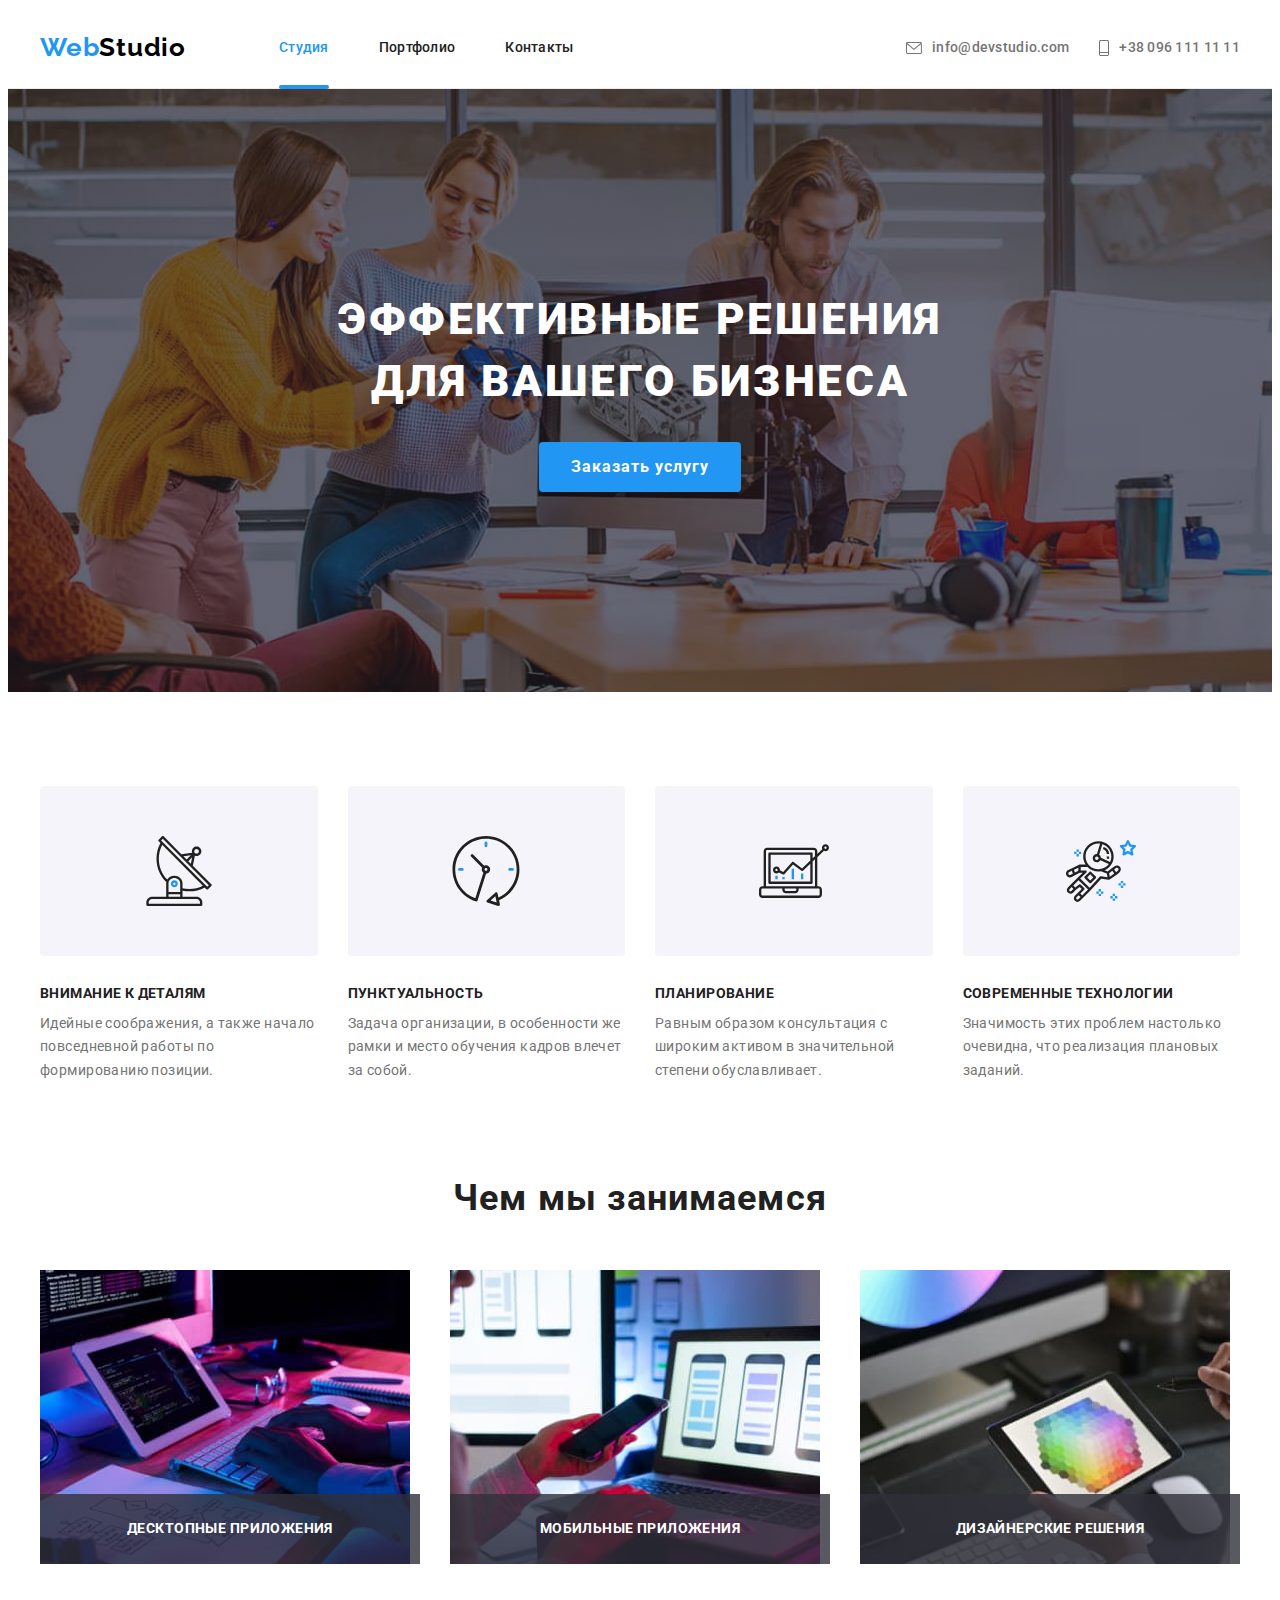
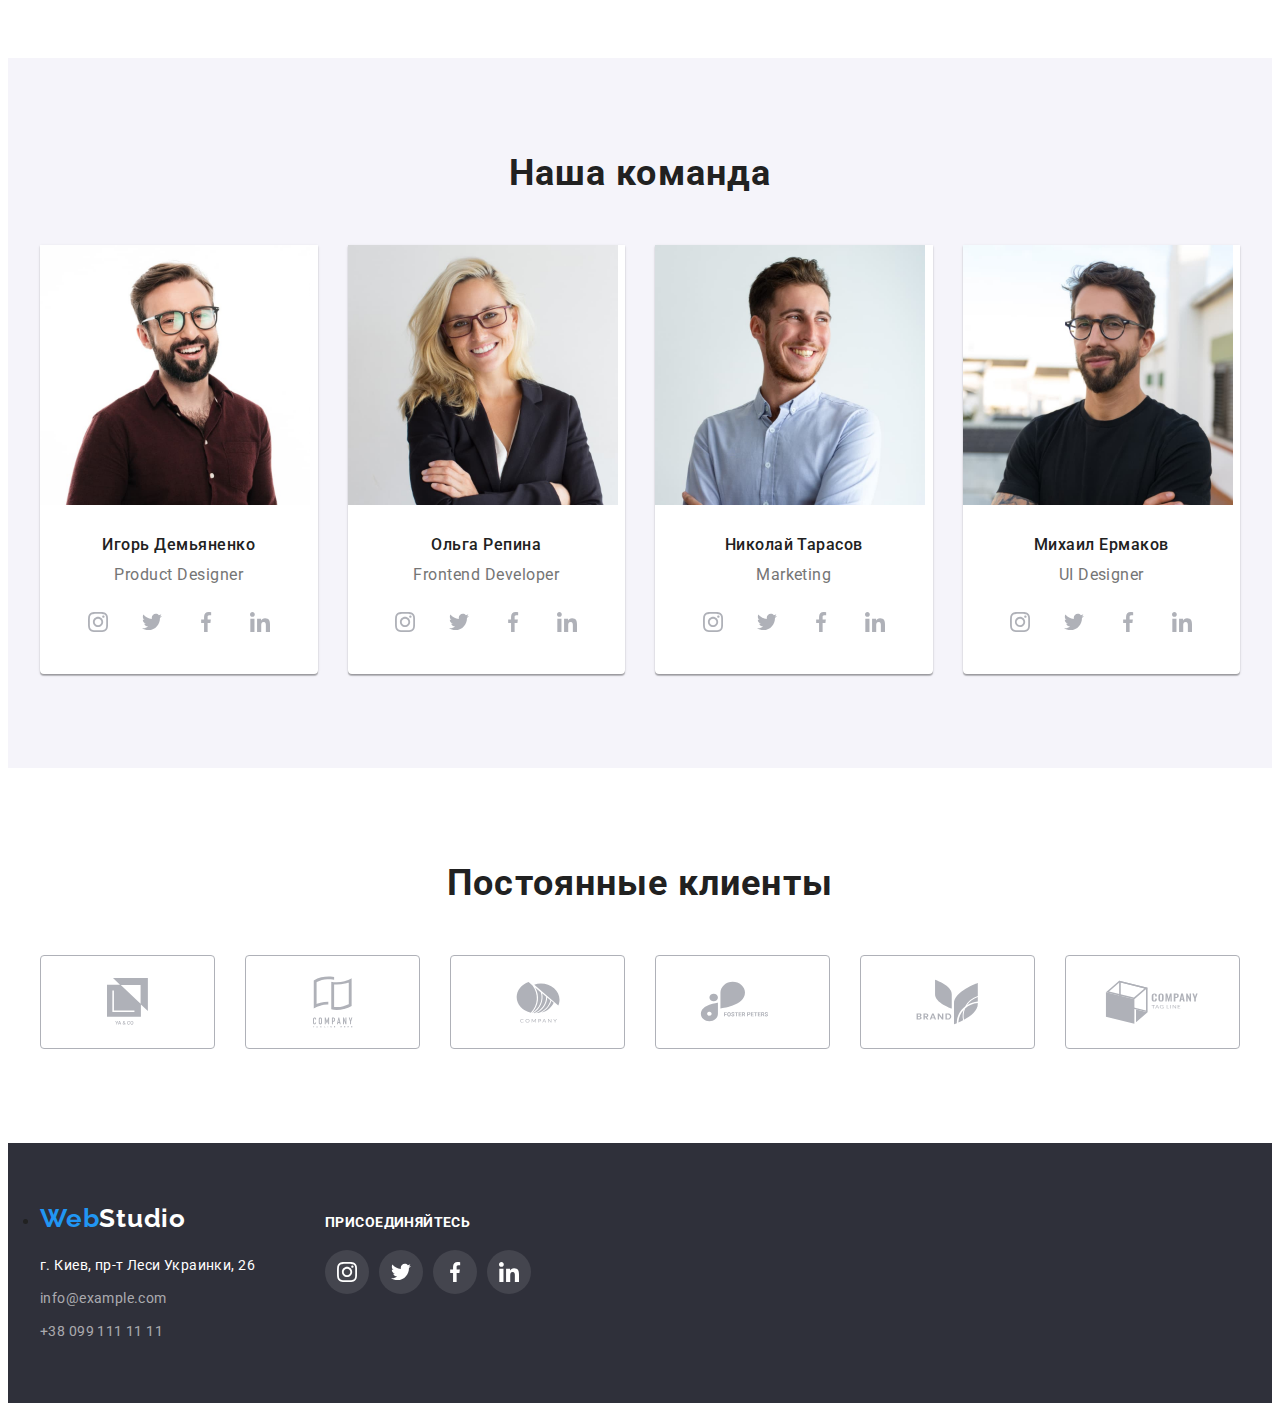
<file: index.html>
<!DOCTYPE html>
<html lang="ru">
  <head>
    <meta charset="UTF-8" />
    <meta http-equiv="X-UA-Compatible" content="IE=edge" />
    <meta name="viewport" content="width=device-width, initial-scale=1.0" />
    <link rel="preconnect" href="https://fonts.googleapis.com" />
    <link rel="preconnect" href="https://fonts.gstatic.com" crossorigin />
    <link
      href="https://fonts.googleapis.com/css2?family=Raleway:wght@700&family=Roboto:wght@400;500;700;900&display=swap"
      rel="stylesheet"
    />
    <title>Web Studio</title>
    <link
      rel="stylesheet"
      href="https://cdnjs.cloudflare.com/ajax/libs/modern-normalize/1.1.0/modern-normalize.min.css"
      integrity="sha512-wpPYUAdjBVSE4KJnH1VR1HeZfpl1ub8YT/NKx4PuQ5NmX2tKuGu6U/JRp5y+Y8XG2tV+wKQpNHVUX03MfMFn9Q=="
      crossorigin="anonymous"
      referrerpolicy="no-referrer"
    />
    <link rel="stylesheet" href="./css/reset.css" />
    <link rel="stylesheet" href="./css/styles.css" />
  </head>
  <body>
    <header class="header border">
      <div class="container">
        <nav class="header-nav">
          <a href="/" lang="en" class="header-logo"> <span class="logo-accent">Web</span>Studio</a>
          <ul class="nav-list list">
            <li class="nav-item"><a class="link active-page" href="/">Студия</a></li>
            <li class="nav-item"><a class="link" href="./portfolio.html">Портфолио</a></li>
            <li class="nav-item"><a class="link" href="#contacts">Контакты</a></li>
          </ul>
        </nav>
        <ul class="header-contacts">
          <li class="contacts-item">
            <a class="header-mail link" href="mailto:info@devstudio.com">
              <svg class="header-icon" width="16" height="12">
                <use href="./images/icons.svg#icon-envelope"></use>
              </svg>
              info@devstudio.com
            </a>
          </li>
          <li class="contacts-item">
            <a class="header-tel link" href="tel:+380961111111">
              <svg class="header-icon" width="10" height="16">
                <use href="./images/icons.svg#icon-phone"></use>
              </svg>
              +38 096 111 11 11
            </a>
          </li>
        </ul>
      </div>
    </header>
    <main>
      <!--Hero-->
      <section class="hero">
        <div class="hero-content">
          <h1 class="primary-title">Эффективные решения для вашего бизнеса</h1>
          <button type="button" class="order-button" data-modal-open>Заказать услугу</button>
        </div>
      </section>
      <!--Benefits-->
      <section class="benefits">
        <div class="container">
          <h2 class="visually-hidden">Преимущества</h2>
          <ul class="benefits-list list">
            <li class="benefits-item">
              <div class="benefits-icon-box">
                <svg class="benefits-icon" width="70" height="70">
                  <use href="./images/icons.svg#icon-antenna"></use>
                </svg>
              </div>
              <h3 class="sub-title">Внимание к деталям</h3>
              <p class="text">
                Идейные соображения, а также начало повседневной работы по формированию позиции.
              </p>
            </li>
            <li class="benefits-item">
              <div class="benefits-icon-box">
                <svg class="benefits-icon" width="70" height="70">
                  <use href="./images/icons.svg#icon-clock"></use>
                </svg>
              </div>
              <h3 class="sub-title">Пунктуальность</h3>
              <p class="text">
                Задача организации, в особенности же рамки и место обучения кадров влечет за собой.
              </p>
            </li>
            <li class="benefits-item">
              <div class="benefits-icon-box">
                <svg class="benefits-icon" width="70" height="70">
                  <use href="./images/icons.svg#icon-laptop"></use>
                </svg>
              </div>
              <h3 class="sub-title">Планирование</h3>
              <p class="text">
                Равным образом консультация с широким активом в значительной степени обуславливает.
              </p>
            </li>
            <li class="benefits-item">
              <div class="benefits-icon-box">
                <svg class="benefits-icon" width="70" height="70">
                  <use href="./images/icons.svg#icon-astronaut"></use>
                </svg>
              </div>
              <h3 class="sub-title">Современные технологии</h3>
              <p class="text">
                Значимость этих проблем настолько очевидна, что реализация плановых заданий.
              </p>
            </li>
          </ul>
        </div>
      </section>
      <!--What we do-->
      <section class="works section">
        <div class="container">
          <h2 class="title">Чем мы занимаемся</h2>
          <ul class="works-list list">
            <li class="works-item">
              <img src="./images/do1.jpg" alt="Вэб-сайты.jpg" width="370" height="294" />
              <div class="works-text-wrapper">
                <p class="works-text">Десктопные приложения</p>
              </div>
            </li>
            <li class="works-item">
              <img src="./images/do2.jpg" alt="Мобильные приложения.jpg" width="370" height="294" />
              <div class="works-text-wrapper">
                <p class="works-text">Мобильные приложения</p>
              </div>
            </li>
            <li class="works-item">
              <img
                src="./images/do3.jpg"
                alt="Приложения для планшетов.jpg"
                width="370"
                height="294"
              />
              <div class="works-text-wrapper">
                <p class="works-text">Дизайнерские решения</p>
              </div>
            </li>
          </ul>
        </div>
      </section>
      <!--Team-->
      <section class="team section">
        <div class="container">
          <h2 class="title">Наша команда</h2>
          <ul class="team-list list">
            <li class="team-item">
              <img
                src="./images/team1-id.jpg"
                alt="Фото Игоря Демьяненко"
                width="270"
                height="260"
              />
              <div class="team-descr">
                <h3 class="team-name">Игорь Демьяненко</h3>
                <p class="team-text" lang="en">Product Designer</p>
                <ul class="team-soc-list list">
                  <li class="team-soc-item">
                    <a href="" class="team-soc-link link">
                      <svg class="team-soc-icon" width="20" height="20">
                        <use href="./images/icons.svg#icon-instagram"></use>
                      </svg>
                    </a>
                  </li>
                  <li class="team-soc-item">
                    <a href="" class="team-soc-link link">
                      <svg class="team-soc-icon" width="20" height="20">
                        <use href="./images/icons.svg#icon-twitter"></use>
                      </svg>
                    </a>
                  </li>
                  <li class="team-soc-item">
                    <a href="" class="team-soc-link link">
                      <svg class="team-soc-icon" width="20" height="20">
                        <use href="./images/icons.svg#icon-facebook"></use>
                      </svg>
                    </a>
                  </li>
                  <li class="team-soc-item">
                    <a href="" class="team-soc-link link">
                      <svg class="team-soc-icon" width="20" height="20">
                        <use href="./images/icons.svg#icon-linkedin"></use>
                      </svg>
                    </a>
                  </li>
                </ul>
              </div>
            </li>
            <li class="team-item">
              <img src="./images/team2-or.jpg" alt="Фото Ольги Репиной" width="270" height="260" />
              <div class="team-descr">
                <h3 class="team-name">Ольга Репина</h3>
                <p class="team-text" lang="en">Frontend Developer</p>
                <ul class="team-soc-list list">
                  <li class="team-soc-item">
                    <a href="" class="team-soc-link link">
                      <svg class="team-soc-icon" width="20" height="20">
                        <use href="./images/icons.svg#icon-instagram"></use>
                      </svg>
                    </a>
                  </li>
                  <li class="team-soc-item">
                    <a href="" class="team-soc-link link">
                      <svg class="team-soc-icon" width="20" height="20">
                        <use href="./images/icons.svg#icon-twitter"></use>
                      </svg>
                    </a>
                  </li>
                  <li class="team-soc-item">
                    <a href="" class="team-soc-link link">
                      <svg class="team-soc-icon" width="20" height="20">
                        <use href="./images/icons.svg#icon-facebook"></use>
                      </svg>
                    </a>
                  </li>
                  <li class="team-soc-item">
                    <a href="" class="team-soc-link link">
                      <svg class="team-soc-icon" width="20" height="20">
                        <use href="./images/icons.svg#icon-linkedin"></use>
                      </svg>
                    </a>
                  </li>
                </ul>
              </div>
            </li>
            <li class="team-item">
              <img
                src="./images/team3-nt.jpg"
                alt="Фото Николая Тарасова"
                width="270"
                height="260"
              />
              <div class="team-descr">
                <h3 class="team-name">Николай Тарасов</h3>
                <p class="team-text" lang="en">Marketing</p>
                <ul class="team-soc-list list">
                  <li class="team-soc-item">
                    <a href="" class="team-soc-link link">
                      <svg class="team-soc-icon" width="20" height="20">
                        <use href="./images/icons.svg#icon-instagram"></use>
                      </svg>
                    </a>
                  </li>
                  <li class="team-soc-item">
                    <a href="" class="team-soc-link link">
                      <svg class="team-soc-icon" width="20" height="20">
                        <use href="./images/icons.svg#icon-twitter"></use>
                      </svg>
                    </a>
                  </li>
                  <li class="team-soc-item">
                    <a href="" class="team-soc-link link">
                      <svg class="team-soc-icon" width="20" height="20">
                        <use href="./images/icons.svg#icon-facebook"></use>
                      </svg>
                    </a>
                  </li>
                  <li class="team-soc-item">
                    <a href="" class="team-soc-link link">
                      <svg class="team-soc-icon" width="20" height="20">
                        <use href="./images/icons.svg#icon-linkedin"></use>
                      </svg>
                    </a>
                  </li>
                </ul>
              </div>
            </li>
            <li class="team-item">
              <img
                src="./images/team4-me.jpg"
                alt="Фото Михаила Ермакова"
                width="270"
                height="260"
              />
              <div class="team-descr">
                <h3 class="team-name">Михаил Ермаков</h3>
                <p class="team-text" lang="en">UI Designer</p>
                <ul class="team-soc-list list">
                  <li class="team-soc-item">
                    <a href="" class="team-soc-link link">
                      <svg class="team-soc-icon" width="20" height="20">
                        <use href="./images/icons.svg#icon-instagram"></use>
                      </svg>
                    </a>
                  </li>
                  <li class="team-soc-item">
                    <a href="" class="team-soc-link link">
                      <svg class="team-soc-icon" width="20" height="20">
                        <use href="./images/icons.svg#icon-twitter"></use>
                      </svg>
                    </a>
                  </li>
                  <li class="team-soc-item">
                    <a href="" class="team-soc-link link">
                      <svg class="team-soc-icon" width="20" height="20">
                        <use href="./images/icons.svg#icon-facebook"></use>
                      </svg>
                    </a>
                  </li>
                  <li class="team-soc-item">
                    <a href="" class="team-soc-link link">
                      <svg class="team-soc-icon" width="20" height="20">
                        <use href="./images/icons.svg#icon-linkedin"></use>
                      </svg>
                    </a>
                  </li>
                </ul>
              </div>
            </li>
          </ul>
        </div>
      </section>
      <!--Clients-->
      <section class="clients section">
        <div class="container">
          <h2 class="title">Постоянные клиенты</h2>
          <ul class="clients-list list">
            <li class="client-item">
              <a href="" class="client-link link">
                <svg class="client-icon" width="41" height="47">
                  <use href="./images/icons.svg#icon-company1"></use>
                </svg>
              </a>
            </li>
            <li class="client-item">
              <a href="" class="client-link link">
                <svg class="client-icon" width="40" height="52">
                  <use href="./images/icons.svg#icon-company2"></use>
                </svg>
              </a>
            </li>
            <li class="client-item">
              <a href="" class="client-link link">
                <svg class="client-icon" width="44" height="42">
                  <use href="./images/icons.svg#icon-company3"></use>
                </svg>
              </a>
            </li>
            <li class="client-item">
              <a href="" class="client-link link">
                <svg class="client-icon" width="85" height="41">
                  <use href="./images/icons.svg#icon-company4"></use>
                </svg>
              </a>
            </li>
            <li class="client-item">
              <a href="" class="client-link link">
                <svg class="client-icon" width="63" height="46">
                  <use href="./images/icons.svg#icon-company5"></use>
                </svg>
              </a>
            </li>
            <li class="client-item">
              <a href="" class="client-link link">
                <svg class="client-icon" width="94" height="44">
                  <use href="./images/icons.svg#icon-company6"></use>
                </svg>
              </a>
            </li>
          </ul>
        </div>
      </section>
    </main>
    <!--Footer-->
    <footer class="footer">
      <div class="container">
        <ul class="footer-blocks">
          <li class="footer-contacts">
            <h2 class="visually-hidden">Контакты</h2>
            <address id="contacts">
              <a class="footer-logo link" href="/" lang="en">
                <span class="logo-accent">Web</span>Studio
              </a>
              <ul class="contacts-list list">
                <li class="footer-contacts-item">
                  <a
                    href="https://www.google.com/maps/place/%D0%B1%D1%83%D0%BB.+%D0%9B%D0%B5%D1%81%D0%B8+%D0%A3%D0%BA%D1%80%D0%B0%D0%B8%D0%BD%D0%BA%D0%B8,+26,+%D0%9A%D0%B8%D0%B5%D0%B2,+%D0%A3%D0%BA%D1%80%D0%B0%D0%B8%D0%BD%D0%B0,+02000/"
                    target="_blank"
                    class="address link"
                    >г. Киев, пр-т Леси Украинки, 26
                  </a>
                </li>
                <li class="footer-contacts-item">
                  <a href="mailto:info@example.com" class="footer-tel link">info@example.com</a>
                </li>
                <li class="footer-contacts-item">
                  <a href="tel:+380991111111" class="footer-tel link">+38 099 111 11 11</a>
                </li>
              </ul>
            </address>
          </li>
          <li class="footer-soc">
            <h3 class="footer-sub-title">Присоединяйтесь</h3>
            <ul class="footer-soc-list list">
              <li class="footer-soc-item">
                <a href="" class="footer-soc-link link">
                  <svg class="footer-soc-icon" width="20" height="20">
                    <use href="./images/icons.svg#icon-instagram"></use>
                  </svg>
                </a>
              </li>
              <li class="footer-soc-item">
                <a href="" class="footer-soc-link link">
                  <svg class="footer-soc-icon" width="20" height="20">
                    <use href="./images/icons.svg#icon-twitter"></use>
                  </svg>
                </a>
              </li>
              <li class="footer-soc-item">
                <a href="" class="footer-soc-link link">
                  <svg class="footer-soc-icon" width="20" height="20">
                    <use href="./images/icons.svg#icon-facebook"></use>
                  </svg>
                </a>
              </li>
              <li class="footer-soc-item">
                <a href="" class="footer-soc-link link">
                  <svg class="footer-soc-icon" width="20" height="20">
                    <use href="./images/icons.svg#icon-linkedin"></use>
                  </svg>
                </a>
              </li>
            </ul>
          </li>
        </ul>
      </div>
    </footer>
    <!--Modal order-->
    <div class="backdrop is-hidden" data-modal>
      <div class="modal">
        <button type="button" class="modal-close-btn" data-modal-close>
          <svg class="icon-close" width="18" height="18">
            <use href="./images/icons.svg#icon-close"></use>
          </svg>
        </button>
      </div>
    </div>
    <script src="./js/modal.js"></script>
  </body>
</html>
</file>
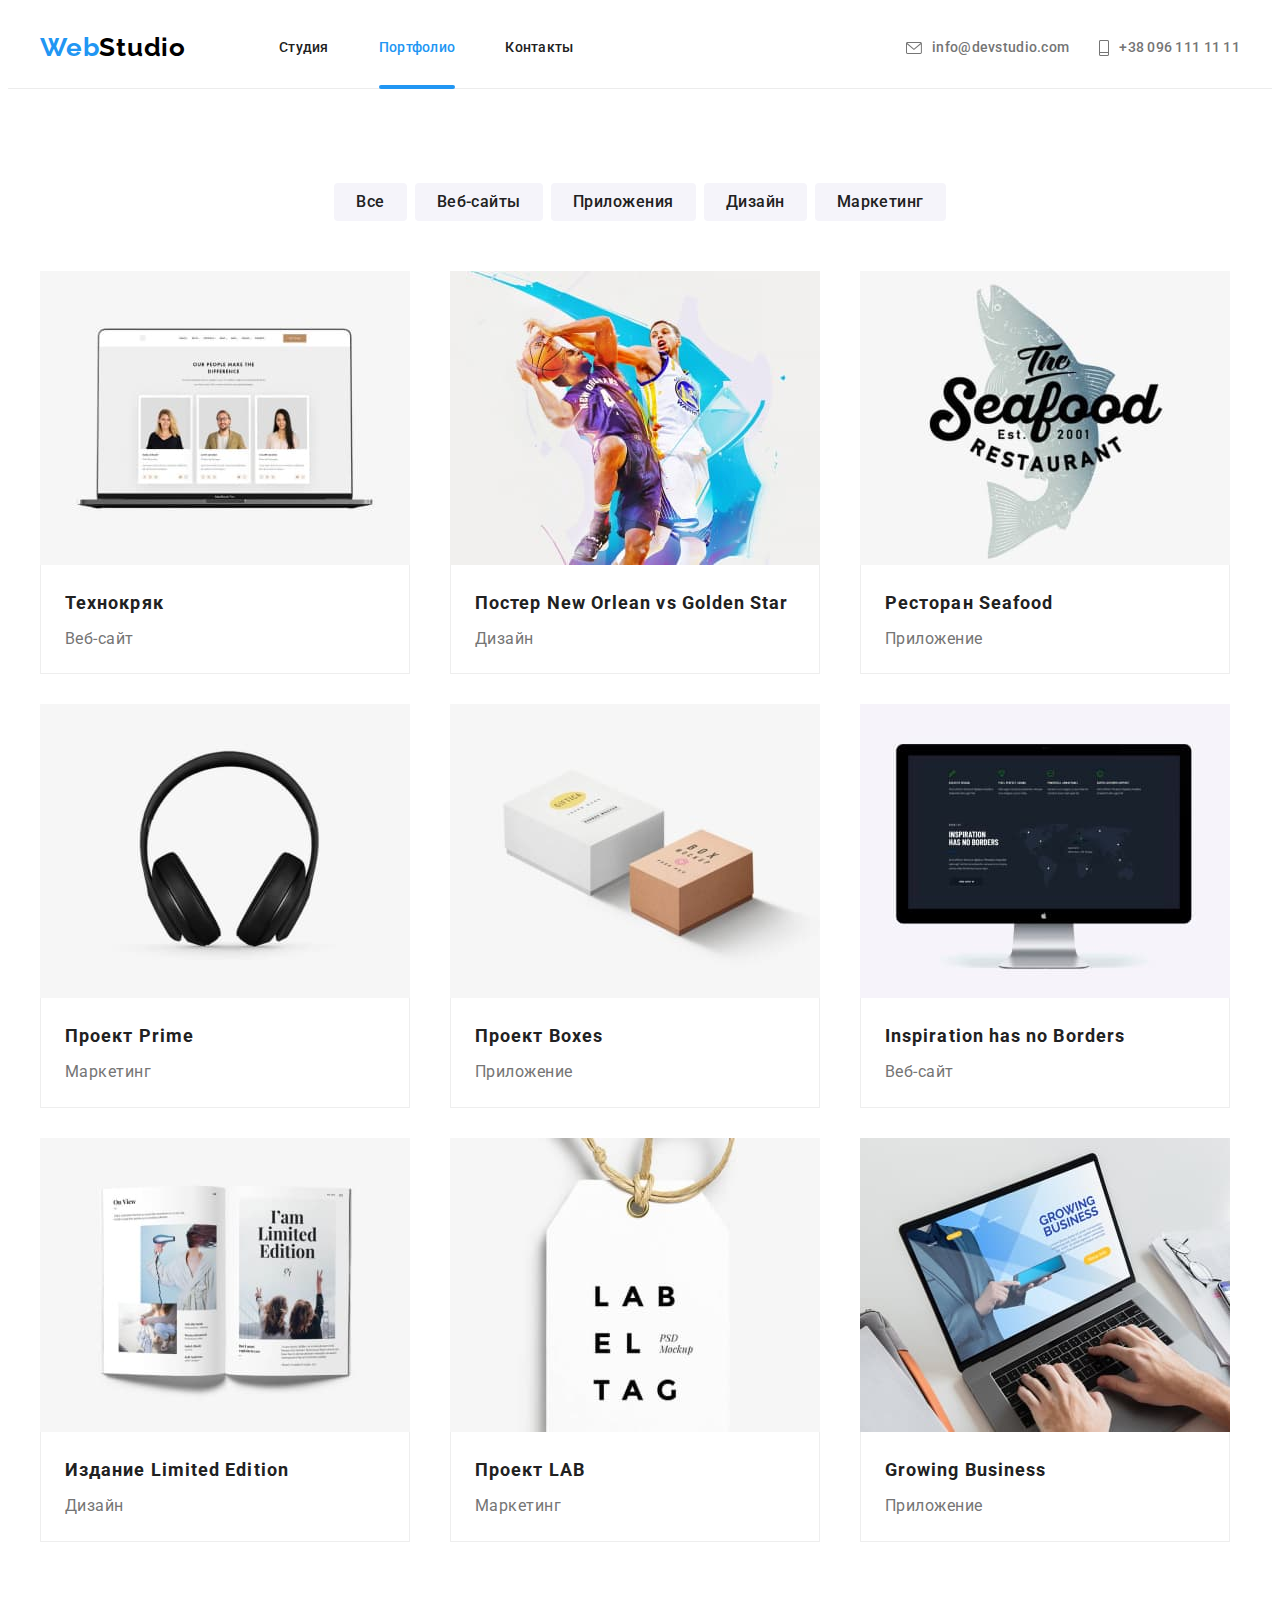
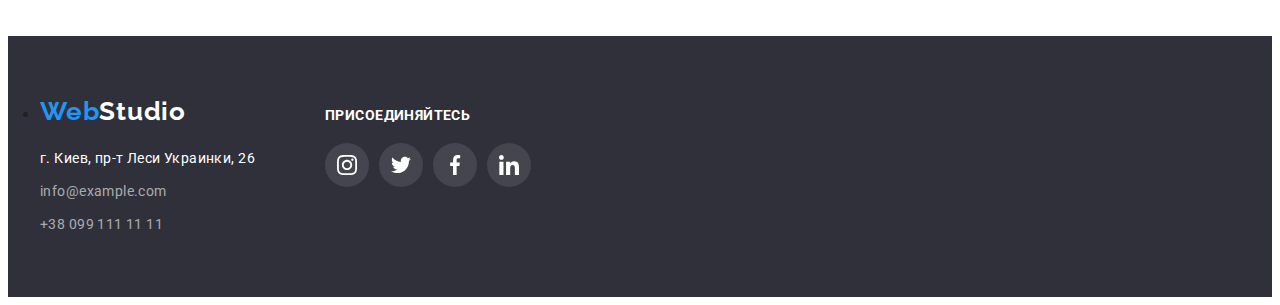
<file: portfolio.html>
<!DOCTYPE html>
<html lang="ru">
  <head>
    <meta charset="UTF-8" />
    <meta http-equiv="X-UA-Compatible" content="IE=edge" />
    <meta name="viewport" content="width=device-width, initial-scale=1.0" />
    <link rel="preconnect" href="https://fonts.googleapis.com" />
    <link rel="preconnect" href="https://fonts.gstatic.com" crossorigin />
    <link
      href="https://fonts.googleapis.com/css2?family=Raleway:wght@700&family=Roboto:wght@400;500;700;900&display=swap"
      rel="stylesheet"
    />
    <title>Portfolio</title>
    <link
      rel="stylesheet"
      href="https://cdnjs.cloudflare.com/ajax/libs/modern-normalize/1.1.0/modern-normalize.min.css"
      integrity="sha512-wpPYUAdjBVSE4KJnH1VR1HeZfpl1ub8YT/NKx4PuQ5NmX2tKuGu6U/JRp5y+Y8XG2tV+wKQpNHVUX03MfMFn9Q=="
      crossorigin="anonymous"
      referrerpolicy="no-referrer"
    />
    <link rel="stylesheet" href="./css/reset.css" />
    <link rel="stylesheet" href="./css/styles.css" />
  </head>
  <body>
    <header class="header border">
      <div class="container">
        <nav class="header-nav">
          <a href="/" lang="en" class="header-logo"> <span class="logo-accent">Web</span>Studio</a>
          <ul class="nav-list list">
            <li class="nav-item"><a class="link" href="./index.html">Студия</a></li>
            <li class="nav-item">
              <a class="link active-page" href="./portfolio.html">Портфолио</a>
            </li>
            <li class="nav-item"><a class="link" href="#contacts">Контакты</a></li>
          </ul>
        </nav>
        <ul class="header-contacts">
          <li class="contacts-item">
            <a class="header-mail link" href="mailto:info@devstudio.com">
              <svg class="header-icon" width="16" height="12">
                <use href="./images/icons.svg#icon-envelope"></use>
              </svg>
              info@devstudio.com
            </a>
          </li>
          <li class="contacts-item">
            <a class="header-tel link" href="tel:+380961111111">
              <svg class="header-icon" width="10" height="16">
                <use href="./images/icons.svg#icon-phone"></use>
              </svg>
              +38 096 111 11 11
            </a>
          </li>
        </ul>
      </div>
    </header>

    <main>
      <!--Filter-->
      <section class="portfolio section">
        <h1 class="visually-hidden">Портфолио работ</h1>
        <ul class="filter list">
          <li class="filter-item">
            <button type="button" class="filter-btn">Все</button>
          </li>
          <li class="filter-item">
            <button type="button" class="filter-btn">Веб-сайты</button>
          </li>
          <li class="filter-item">
            <button type="button" class="filter-btn">Приложения</button>
          </li>
          <li class="filter-item">
            <button type="button" class="filter-btn">Дизайн</button>
          </li>
          <li class="filter-item">
            <button type="button" class="filter-btn">Маркетинг</button>
          </li>
        </ul>
        <!--Portfolio-->
        <div class="container">
          <ul class="portfolio-list list">
            <li class="portfolio-item">
              <a href="" class="portfolio-link">
                <div class="portfolio-text-wrap">
                  <img
                    class="portfolio-img"
                    src="./images/portfolio1.jpg"
                    alt="Веб-сайт Технокряк.jpg"
                    width="370"
                    height="294"
                  />
                  <p class="portfolio-top-text">
                    Ресурс предлагает комплексные предложения с разным уровнем функционала и
                    сервисов. Все это позволит посетителю получить исчерпывающие сведения о компании
                    или частном лице.
                  </p>
                </div>
                <div class="portfolio-descr">
                  <h2 class="portfolio-header">Технокряк</h2>
                  <p class="portfolio-text">Веб-сайт</p>
                </div>
              </a>
            </li>
            <li class="portfolio-item">
              <a href="" class="portfolio-link">
                <div class="portfolio-text-wrap">
                  <img
                    src="./images/portfolio2.jpg"
                    alt="Постер New Orlean vs Golden Star.jpg"
                    width="370"
                    height="294"
                  />
                  <p class="portfolio-top-text">
                    Ресурс предлагает комплексные предложения с разным уровнем функционала и
                    сервисов. Все это позволит посетителю получить исчерпывающие сведения о компании
                    или частном лице.
                  </p>
                </div>
                <div class="portfolio-descr">
                  <h2 class="portfolio-header">
                    Постер <span lang="en">New Orlean vs Golden Star</span>
                  </h2>
                  <p class="portfolio-text">Дизайн</p>
                </div>
              </a>
            </li>
            <li class="portfolio-item">
              <a href="" class="portfolio-link">
                <div class="portfolio-text-wrap">
                  <img
                    src="./images/portfolio3.jpg"
                    alt="Приложение ресторана Seafood.jpg"
                    width="370"
                    height="294"
                  />
                  <p class="portfolio-top-text">
                    Ресурс предлагает комплексные предложения с разным уровнем функционала и
                    сервисов. Все это позволит посетителю получить исчерпывающие сведения о компании
                    или частном лице.
                  </p>
                </div>
                <div class="portfolio-descr">
                  <h2 class="portfolio-header">Ресторан <span lang="en">Seafood</span></h2>
                  <p class="portfolio-text">Приложение</p>
                </div>
              </a>
            </li>
            <li class="portfolio-item">
              <a href="" class="portfolio-link">
                <div class="portfolio-text-wrap">
                  <img
                    src="./images/portfolio4.jpg"
                    alt="Проект Prime.jpg"
                    width="370"
                    height="294"
                  />
                  <p class="portfolio-top-text">
                    Ресурс предлагает комплексные предложения с разным уровнем функционала и
                    сервисов. Все это позволит посетителю получить исчерпывающие сведения о компании
                    или частном лице.
                  </p>
                </div>
                <div class="portfolio-descr">
                  <h2 class="portfolio-header">Проект <span lang="en">Prime</span></h2>
                  <p class="portfolio-text">Маркетинг</p>
                </div>
              </a>
            </li>
            <li class="portfolio-item">
              <a href="" class="portfolio-link">
                <div class="portfolio-text-wrap">
                  <img
                    src="./images/portfolio5.jpg"
                    alt="Приложение проекта Boxes.jpg"
                    width="370"
                    height="294"
                  />
                  <p class="portfolio-top-text">
                    Ресурс предлагает комплексные предложения с разным уровнем функционала и
                    сервисов. Все это позволит посетителю получить исчерпывающие сведения о компании
                    или частном лице.
                  </p>
                </div>
                <div class="portfolio-descr">
                  <h2 class="portfolio-header">Проект <span lang="en">Boxes</span></h2>
                  <p class="portfolio-text">Приложение</p>
                </div>
              </a>
            </li>
            <li class="portfolio-item">
              <a href="" class="portfolio-link">
                <div class="portfolio-text-wrap">
                  <img
                    src="./images/portfolio6.jpg"
                    alt="Веб-сайт Inspiration has no Borders.jpg"
                    width="370"
                    height="294"
                  />
                  <p class="portfolio-top-text">
                    Ресурс предлагает комплексные предложения с разным уровнем функционала и
                    сервисов. Все это позволит посетителю получить исчерпывающие сведения о компании
                    или частном лице.
                  </p>
                </div>
                <div class="portfolio-descr">
                  <h2 lang="en" class="portfolio-header">Inspiration has no Borders</h2>
                  <p class="portfolio-text">Веб-сайт</p>
                </div>
              </a>
            </li>
            <li class="portfolio-item">
              <a href="" class="portfolio-link">
                <div class="portfolio-text-wrap">
                  <img
                    src="./images/portfolio7.jpg"
                    alt="Дизайн издания Limited Edition.jpg"
                    width="370"
                    height="294"
                  />
                  <p class="portfolio-top-text">
                    Ресурс предлагает комплексные предложения с разным уровнем функционала и
                    сервисов. Все это позволит посетителю получить исчерпывающие сведения о компании
                    или частном лице.
                  </p>
                </div>
                <div class="portfolio-descr">
                  <h2 class="portfolio-header">Издание <span lang="en">Limited Edition</span></h2>
                  <p class="portfolio-text">Дизайн</p>
                </div>
              </a>
            </li>
            <li class="portfolio-item">
              <a href="" class="portfolio-link">
                <div class="portfolio-text-wrap">
                  <img
                    src="./images/portfolio8.jpg"
                    alt="Проект LAB.jpg"
                    width="370"
                    height="294"
                  />
                  <p class="portfolio-top-text">
                    Ресурс предлагает комплексные предложения с разным уровнем функционала и
                    сервисов. Все это позволит посетителю получить исчерпывающие сведения о компании
                    или частном лице.
                  </p>
                </div>
                <div class="portfolio-descr">
                  <h2 class="portfolio-header">Проект <span lang="en">LAB</span></h2>
                  <p class="portfolio-text">Маркетинг</p>
                </div>
              </a>
            </li>
            <li class="portfolio-item">
              <a href="" class="portfolio-link">
                <div class="portfolio-text-wrap">
                  <img
                    src="./images/portfolio9.jpg"
                    alt="Приложение Growing Business.jpg"
                    width="370"
                    height="294"
                  />
                  <p class="portfolio-top-text">
                    Ресурс предлагает комплексные предложения с разным уровнем функционала и
                    сервисов. Все это позволит посетителю получить исчерпывающие сведения о компании
                    или частном лице.
                  </p>
                </div>
                <div class="portfolio-descr">
                  <h2 lang="en" class="portfolio-header">Growing Business</h2>
                  <p class="portfolio-text">Приложение</p>
                </div>
              </a>
            </li>
          </ul>
        </div>
      </section>
    </main>

    <footer class="footer">
      <div class="container">
        <ul class="footer-blocks">
          <li class="footer-contacts">
            <h2 class="visually-hidden">Контакты</h2>
            <address id="contacts">
              <a class="footer-logo link" href="/" lang="en">
                <span class="logo-accent">Web</span>Studio
              </a>
              <ul class="contacts-list list">
                <li class="footer-contacts-item">
                  <a
                    href="https://www.google.com/maps/place/%D0%B1%D1%83%D0%BB.+%D0%9B%D0%B5%D1%81%D0%B8+%D0%A3%D0%BA%D1%80%D0%B0%D0%B8%D0%BD%D0%BA%D0%B8,+26,+%D0%9A%D0%B8%D0%B5%D0%B2,+%D0%A3%D0%BA%D1%80%D0%B0%D0%B8%D0%BD%D0%B0,+02000/"
                    target="_blank"
                    class="address link"
                    >г. Киев, пр-т Леси Украинки, 26
                  </a>
                </li>
                <li class="footer-contacts-item">
                  <a href="mailto:info@example.com" class="footer-tel link">info@example.com</a>
                </li>
                <li class="footer-contacts-item">
                  <a href="tel:+380991111111" class="footer-tel link">+38 099 111 11 11</a>
                </li>
              </ul>
            </address>
          </li>
          <li class="footer-soc">
            <h3 class="footer-sub-title">Присоединяйтесь</h3>
            <ul class="footer-soc-list list">
              <li class="footer-soc-item">
                <a href="" class="footer-soc-link link">
                  <svg class="footer-soc-icon" width="20" height="20">
                    <use href="./images/icons.svg#icon-instagram"></use>
                  </svg>
                </a>
              </li>
              <li class="footer-soc-item">
                <a href="" class="footer-soc-link link">
                  <svg class="footer-soc-icon" width="20" height="20">
                    <use href="./images/icons.svg#icon-twitter"></use>
                  </svg>
                </a>
              </li>
              <li class="footer-soc-item">
                <a href="" class="footer-soc-link link">
                  <svg class="footer-soc-icon" width="20" height="20">
                    <use href="./images/icons.svg#icon-facebook"></use>
                  </svg>
                </a>
              </li>
              <li class="footer-soc-item">
                <a href="" class="footer-soc-link link">
                  <svg class="footer-soc-icon" width="20" height="20">
                    <use href="./images/icons.svg#icon-linkedin"></use>
                  </svg>
                </a>
              </li>
            </ul>
          </li>
        </ul>
      </div>
    </footer>
  </body>
</html>
</file>
<file: css/styles.css>
/*Primary text color #212121 */
/*Secondary text color #757575 */
/*background color #FFFFFF */
/*accent color #2196F3 */
/*secondary background color #F5F4FA*/

:root {
  --primary-text-color: #212121;
  --text-color: #757575;
  --accent-color: #2196f3;
  --primary-white-color: #ffffff;
}

body {
  font-family: 'Roboto', Verdana, sans-serif;
  background-color: var(--primary-white-color);
  color: var(--primary-text-color);
}

img {
  display: block;
  max-width: 100%;
}

.visually-hidden {
  position: absolute;
  width: 1px;
  height: 1px;
  margin: -1px;
  border: 0;
  padding: 0;
  white-space: nowrap;
  clip-path: inset(100%);
  clip: rect(0 0 0 0);
  overflow: hidden;
}

.container {
  width: 1200px;
  padding: 0 15px;
  margin: 0 auto;
  /*outline: 1px solid tomato;*/
}

.section {
  padding: 94px 0px;
}

/*Site navigation*/

.list,
.header-contacts {
  list-style: none;
}

.link {
  text-decoration: none;
  color: var(--primary-text-color);
  transition: color 250ms cubic-bezier(0.4, 0, 0.2, 1);
}

.link:hover,
.link:focus {
  color: var(--accent-color);
}

.header-logo {
  color: #000000;

  font-family: 'Raleway', Verdana, sans-serif;
  font-weight: 700;
  font-size: 26px;
  line-height: 1.2;
  letter-spacing: 0.03em;
  text-decoration: none;

  margin-right: 93px;
}

.logo-accent {
  color: var(--accent-color);

  font-family: 'Raleway', Verdana, sans-serif;
  font-weight: 700;
  font-size: 26px;
  line-height: 1.2;
  letter-spacing: 0.03em;
}

.header-nav {
  color: var(--primary-text-color);

  font-weight: 500;
  font-size: 14px;
  line-height: 1.1;
  letter-spacing: 0.02em;

  display: flex;
  align-items: center;
}

.nav-list {
  display: flex;
}

.nav-item,
.contacts-item {
  display: block;
  padding-top: 32px;
  padding-bottom: 32px;
}

.nav-item:not(:last-child) {
  margin-right: 50px;
  position: relative;
}

.header-contacts {
  color: var(--text-color);

  font-weight: 500;
  font-size: 14px;
  line-height: 1.1;
  letter-spacing: 0.02em;

  display: flex;
  margin-left: auto;
  align-items: center;
}

.header-mail,
.header-tel {
  color: var(--text-color);
  display: flex;
  align-items: center;
  width: 100%;
  height: 100%;
}

.header-icon {
  margin-right: 10px;
  fill: currentColor;
}

.header-mail:hover,
.header-mail:focus {
  color: var(--accent-color);
}

.contacts-item:not(:last-child) {
  margin-right: 30px;
}

.header .container {
  display: flex;
  align-items: center;
}

.active-page {
  color: var(--accent-color);
}

.active-page::after {
  content: '';
  display: block;
  position: absolute;
  width: 100%;
  height: 4px;
  top: 77px;

  background: #2196f3;
  border-radius: 2px;
}

.border {
  border-bottom: 1px solid #ececec;
}

/*Hero*/

.hero {
  text-align: center;
}

.hero-content {
  background-color: #2f303a;
  background-image: linear-gradient(rgba(47, 48, 58, 0.4), rgba(47, 48, 58, 0.4)),
    url(../images/hero.jpg);
  background-repeat: no-repeat;
  background-position: center;
  background-size: cover;

  max-width: 1600px;
  padding: 200px 0;
  margin: 0 auto;
}

.primary-title {
  color: var(--primary-white-color);

  font-weight: 900;
  font-size: 44px;
  line-height: 1.4;
  letter-spacing: 0.06em;
  text-transform: uppercase;

  max-width: 696px;
  margin: 0 auto;
  margin-bottom: 30px;
}

.order-button {
  color: var(--primary-white-color);
  background: var(--accent-color);
  box-shadow: 0px 4px 4px rgba(0, 0, 0, 0.15);
  transition: background 250ms cubic-bezier(0.4, 0, 0.2, 1);

  font-family: 'Roboto', Verdana, sans-serif;
  font-weight: 700;
  font-size: 16px;
  line-height: 1.8;
  letter-spacing: 0.06em;
  cursor: pointer;

  display: inline-block;
  min-width: 200px;
  min-height: 50px;
  padding: 10px 32px;
  border: none;
  border-radius: 4px;
}

.order-button:hover,
.order-button:focus {
  background: #188ce8;
}

/*Benefits*/

.benefits {
  padding-top: 94px;
}

.benefits-list {
  display: flex;
}

.benefits-item {
  flex-basis: calc((100% - 90px) / 4);
}

.benefits-item:not(:last-child) {
  margin-right: 30px;
}

/*.benefits-item::before {
  content: '';
  display: block;
  height: 120px;
  margin-bottom: 30px;
  background-color: #f5f4fa;
  background-repeat: no-repeat;
  background-position: center;
  border-radius: 4px;
}

.benefits-item:nth-child(1)::before {
  background-image: url(../images/antenna\ 1.svg);
}

.benefits-item:nth-child(2)::before {
  background-image: url(../images/clock\ 1.svg);
}

.benefits-item:nth-child(3)::before {
  background-image: url(../images/laptop1.svg);
}

.benefits-item:nth-child(4)::before {
  background-image: url(../images/astronaut\ 1.svg);
}*/

.benefits-icon-box {
  background-color: #f5f4fa;

  display: flex;
  align-items: center;
  justify-content: center;
  height: 120px;
  border-radius: 4px;
  margin-bottom: 30px;
  padding: 25px 100px;
}

.sub-title {
  font-weight: 700;
  font-size: 14px;
  line-height: 1.1;
  letter-spacing: 0.03em;
  text-transform: uppercase;

  margin-bottom: 10px;
}

.text {
  color: var(--text-color);

  font-size: 14px;
  line-height: 1.7;
  letter-spacing: 0.03em;
}

/*What we do*/

.title {
  font-weight: 700;
  font-size: 36px;
  line-height: 1.2;
  letter-spacing: 0.03em;
  text-align: center;

  margin: 0 auto 50px;
}

.works-list {
  display: flex;
  flex-wrap: wrap;
  gap: 30px;
  padding: 0px;
}

.works-item {
  position: relative;
  flex-basis: calc((100% - 60px) / 3);
}

.works-text-wrapper {
  position: absolute;
  bottom: 0px;
  display: flex;
  justify-content: center;
  align-items: center;

  background: rgba(47, 48, 58, 0.8);
  width: 100%;
  min-height: 70px;
}

.works-text {
  color: #fff;

  font-weight: 700;
  font-size: 14px;
  line-height: 1.14;
  text-align: center;
  letter-spacing: 0.03em;
  text-transform: uppercase;
}

/*Team*/

.team {
  background-color: #f5f4fa;

  display: flex;
}

.team-list {
  display: flex;
  flex-wrap: wrap;
  gap: 30px;
  padding: 0px;
}

.team-item {
  background: #ffffff;

  text-align: center;

  border: none;
  border-radius: 0px 0px 4px 4px;
  box-shadow: 0px 1px 3px rgba(0, 0, 0, 0.12), 0px 1px 1px rgba(0, 0, 0, 0.14),
    0px 2px 1px rgba(0, 0, 0, 0.2);

  flex-basis: calc((100% - 90px) / 4);
}

.team-descr {
  padding: 30px 0px;
}

.team-name {
  font-weight: 500;
  font-size: 16px;
  line-height: 1.2;
  letter-spacing: 0.03em;

  margin-bottom: 10px;
}

.team-text {
  color: var(--text-color);

  font-size: 16px;
  line-height: 1.2;
  letter-spacing: 0.03em;
  margin-bottom: 16px;
}

.team-soc-list {
  display: flex;
  justify-content: center;
}

.team-soc-item {
  margin-right: 10px;
}

.team-soc-item:last-child {
  margin-right: 0px;
}

.team-soc-link {
  display: flex;
  align-items: center;
  justify-content: center;
  width: 44px;
  height: 44px;
  border-radius: 50%;
  color: #afb1b8;
  transition: background 250ms cubic-bezier(0.4, 0, 0.2, 1),
    color 250ms cubic-bezier(0.4, 0, 0.2, 1);
}

.team-soc-link:hover,
.team-soc-link:focus {
  background-color: var(--accent-color);
  color: var(--primary-white-color);
}

/*.team-soc-link:hover .team-soc-icon,
.team-soc-link:focus .team-soc-icon {
  fill: var(--primary-white-color);
}*/

.team-soc-icon {
  fill: currentColor;
}

/*Clients*/

.clients-list {
  display: flex;
  flex-wrap: wrap;
  justify-content: center;
  gap: 30px;
}

.client-item {
  box-sizing: border-box;
  display: flex;
  flex-basis: calc((100% - 150px) / 6);
}

.client-link {
  display: flex;
  align-items: center;
  justify-content: center;
  width: 100%;
  height: 92px;
  color: #afb1b8;
  border: 1px solid #afb1b8;
  border-radius: 4px;
  transition: color 250ms cubic-bezier(0.4, 0, 0.2, 1), border 250ms cubic-bezier(0.4, 0, 0.2, 1);
}

.client-link:hover,
.client-link:focus {
  color: var(--accent-color);
  border: 1px solid var(--accent-color);
}

.client-icon {
  fill: currentColor;
}

/*Footer*/

.footer {
  background-color: #2f303a;
  padding: 60px 0;
}

.footer-blocks {
  display: flex;
  align-items: baseline;
}

.footer-logo,
.address,
.footer-tel {
  text-decoration: none;
  font-style: normal;
}

.footer-logo {
  color: var(--primary-white-color);

  font-family: 'Raleway', Verdana, sans-serif;
  font-weight: 700;
  font-size: 26px;
  line-height: 1.2;
  letter-spacing: 0.03em;

  display: block;
  margin-bottom: 20px;
}

.address,
.footer-tel {
  color: var(--primary-white-color);

  font-size: 14px;
  line-height: 1.7;
  letter-spacing: 0.03em;
}

.footer-tel {
  color: rgba(255, 255, 255, 0.6);
}

.footer-contacts-item:not(:last-child) {
  margin-bottom: 9px;
}

.footer-soc {
  display: block;
  margin-left: 70px;
}

.footer-sub-title {
  color: var(--primary-white-color);

  font-weight: 700;
  font-size: 14px;
  line-height: 1.1;
  letter-spacing: 0.03em;
  text-transform: uppercase;

  margin-bottom: 20px;
}

.footer-soc-list {
  display: flex;
}

.footer-soc-item {
  width: 44px;
  height: 44px;
  margin-right: 10px;
}

.footer-soc-item:last-child {
  margin-right: 0px;
}

.footer-soc-link {
  display: flex;
  align-items: center;
  justify-content: center;
  width: 100%;
  height: 100%;
  border-radius: 50%;
  background: rgba(255, 255, 255, 0.1);
}

.footer-soc-link:hover,
.footer-soc-link:focus {
  background: var(--accent-color);
  transition: background 250ms cubic-bezier(0.4, 0, 0.2, 1);
}

.footer-soc-icon {
  fill: var(--primary-white-color);
}

/*--------------------------PORTFOLIO PAGE--------------------------*/

/*Filter*/

.filter {
  display: flex;
  justify-content: center;
  margin-bottom: 50px;
}

.filter-btn {
  color: var(--primary-text-color);
  background: #f5f4fa;
  transition: color 250ms cubic-bezier(0.4, 0, 0.2, 1),
    background 250ms cubic-bezier(0.4, 0, 0.2, 1), box-shadow 250ms cubic-bezier(0.4, 0, 0.2, 1);

  font-family: 'Roboto', Verdana, sans-serif;
  font-weight: 500;
  font-size: 16px;
  line-height: 1.6;
  letter-spacing: 0.03em;
  text-align: center;

  display: inline-block;
  padding: 6px 22px;
  border: none;
  border-radius: 4px;
}

.filter-item:not(:last-child) {
  margin-right: 8px;
}

.filter-btn:hover,
.filter-btn:focus {
  color: var(--primary-white-color);
  background: var(--accent-color);
  box-shadow: 0px 3px 1px rgba(0, 0, 0, 0.1), 0px 1px 2px rgba(0, 0, 0, 0.08),
    0px 2px 2px rgba(0, 0, 0, 0.12);
  cursor: pointer;
}

/*Portfolio*/

.portfolio-list {
  display: flex;
  flex-wrap: wrap;
  gap: 30px;
}

.portfolio-item {
  background: #ffffff;

  box-sizing: border-box;
  display: flex;
  flex-basis: calc((100% - 60px) / 3);
}

.portfolio-link:hover .portfolio-top-text,
.portfolio-link:focus .portfolio-top-text {
  transform: translateY(0%);
  margin: 0;
}

.portfolio-link {
  text-decoration: none;
  font-style: normal;
  transition: box-shadow 250ms cubic-bezier(0.4, 0, 0.2, 1);
}

.portfolio-link:hover,
.portfolio-link:focus {
  box-shadow: 0px 1px 1px rgba(0, 0, 0, 0.12), 0px 4px 4px rgba(0, 0, 0, 0.06),
    1px 4px 6px rgba(0, 0, 0, 0.16);
}

.portfolio-descr {
  border: 1px solid #eeeeee;
  border-top: none;
  padding: 20px 24px;
}

.portfolio-header {
  color: var(--primary-text-color);

  font-size: 18px;
  line-height: 2;
  letter-spacing: 0.06em;

  margin-bottom: 4px;
}

.portfolio-text {
  color: var(--text-color);

  font-size: 16px;
  line-height: 1.8;
  letter-spacing: 0.03em;
}

.portfolio-text-wrap {
  position: relative;
  overflow: hidden;
}

.portfolio-top-text {
  position: absolute;
  top: 0;
  transform: translateY(100%);
  transition: transform 250ms cubic-bezier(0.4, 0, 0.2, 1);

  color: #ffffff;
  background-color: rgba(33, 150, 243, 0.9);

  font-size: 18px;
  line-height: 1.56;
  letter-spacing: 0.03em;

  display: flex;
  align-items: center;
  padding-left: 24px;
  padding-right: 24px;
  height: 100%;
  margin-top: 5px;
}

/*Modal*/

.backdrop {
  background-color: rgba(0, 0, 0, 0.2);

  position: fixed;
  top: 0;
  left: 0;
  width: 100%;
  height: 100%;
  transition: opacity 250ms cubic-bezier(0.4, 0, 0.2, 1),
    visibility 250ms cubic-bezier(0.4, 0, 0.2, 1);
}

.backdrop.is-hidden .modal {
  transform: translate(-50%, -50%) scale(0);
}

.modal {
  background-color: #ffffff;

  position: absolute;
  top: 50%;
  left: 50%;
  transform: translate(-50%, -50%) scale(1);
  transition: transform 350ms cubic-bezier(0.4, 0, 0.2, 1);
  width: 528px;
  min-height: 581px;
  box-shadow: 0px 1px 3px rgba(0, 0, 0, 0.12), 0px 1px 1px rgba(0, 0, 0, 0.14),
    0px 2px 1px rgba(0, 0, 0, 0.2);
  border-radius: 4px;
}

.modal-close-btn {
  background: #ffffff;
  border: 1px solid rgba(0, 0, 0, 0.1);
  border-radius: 50%;

  position: absolute;
  top: 8px;
  right: 8px;
  transition: fill 250ms cubic-bezier(0.4, 0, 0.2, 1), box-shadow 250ms cubic-bezier(0.4, 0, 0.2, 1);

  width: 30px;
  height: 30px;
  display: flex;
  justify-content: center;
  align-items: center;
}

.modal-close-btn:hover,
.modal-close-btn:focus {
  cursor: pointer;
  box-shadow: 0px 1px 3px rgba(0, 0, 0, 0.12);
  fill: var(--accent-color);
}

.is-hidden {
  opacity: 0;
  visibility: hidden;
  pointer-events: none;
}
</file>
